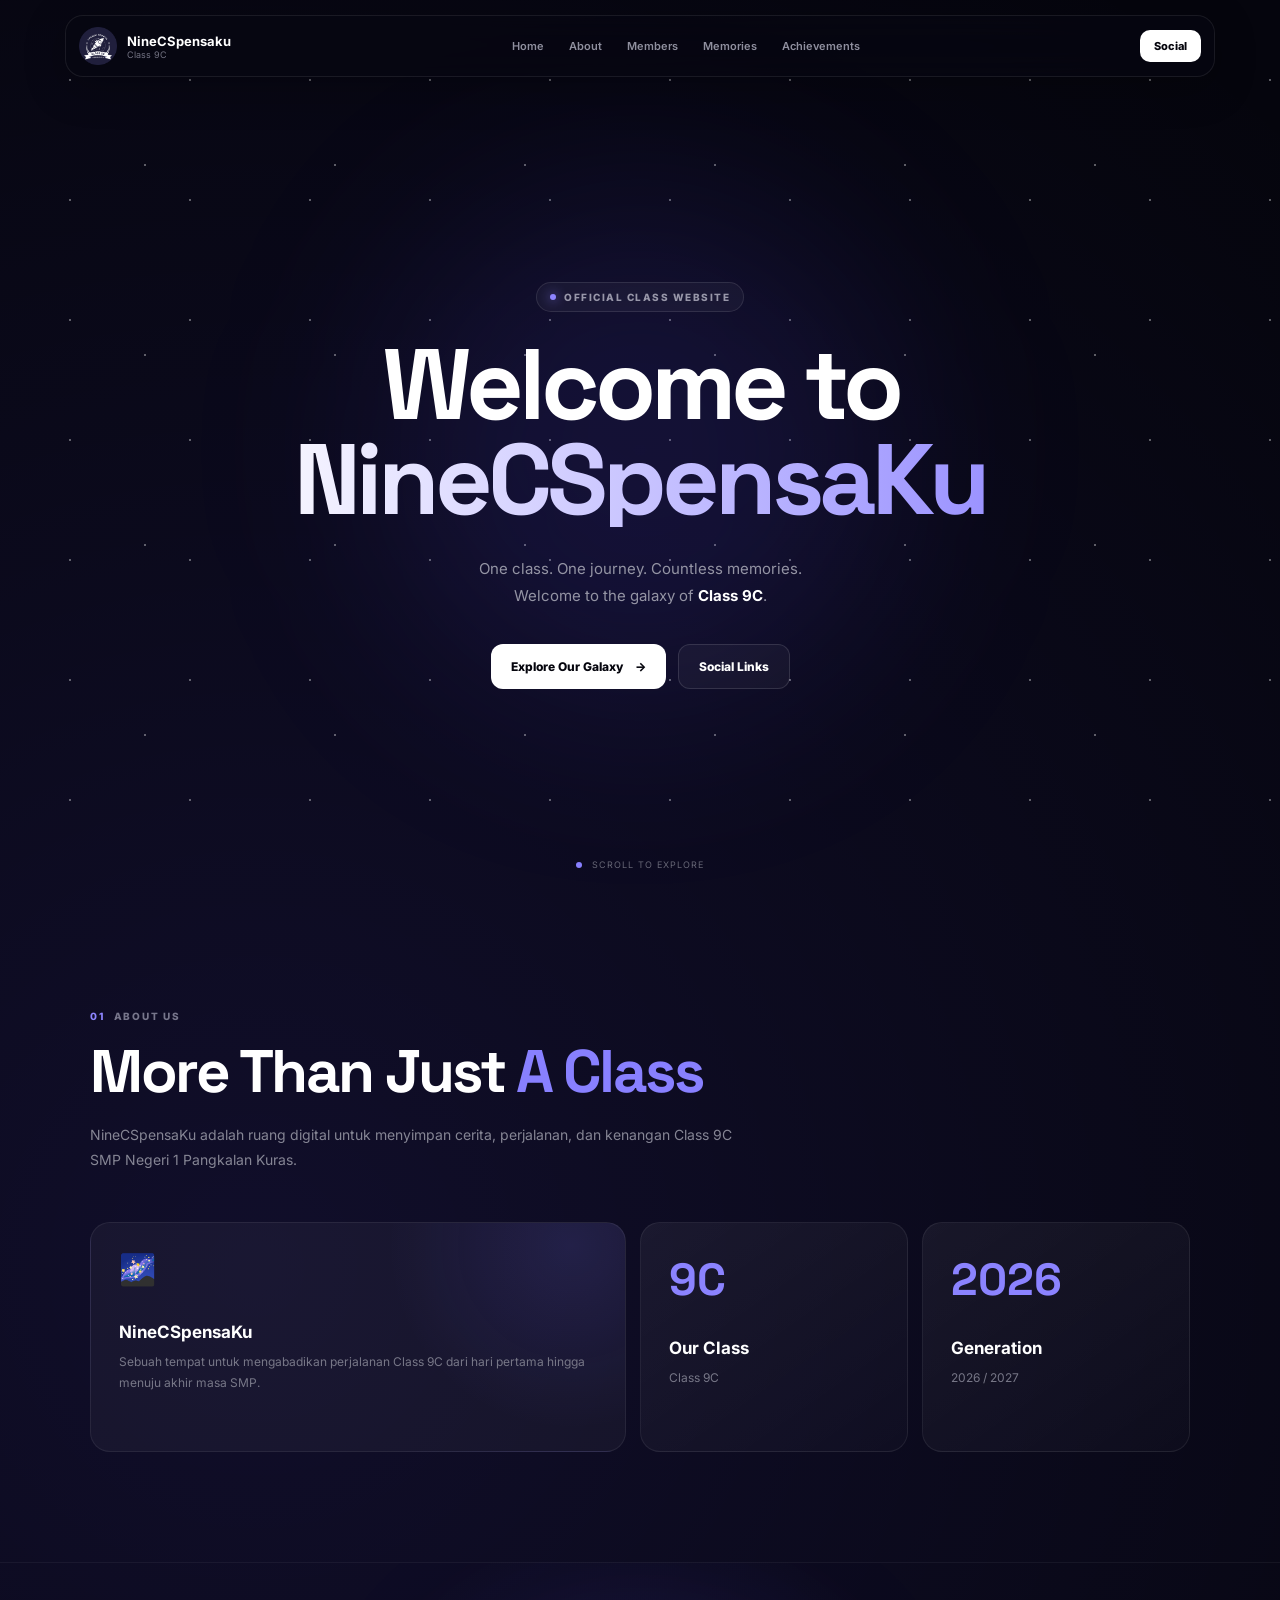
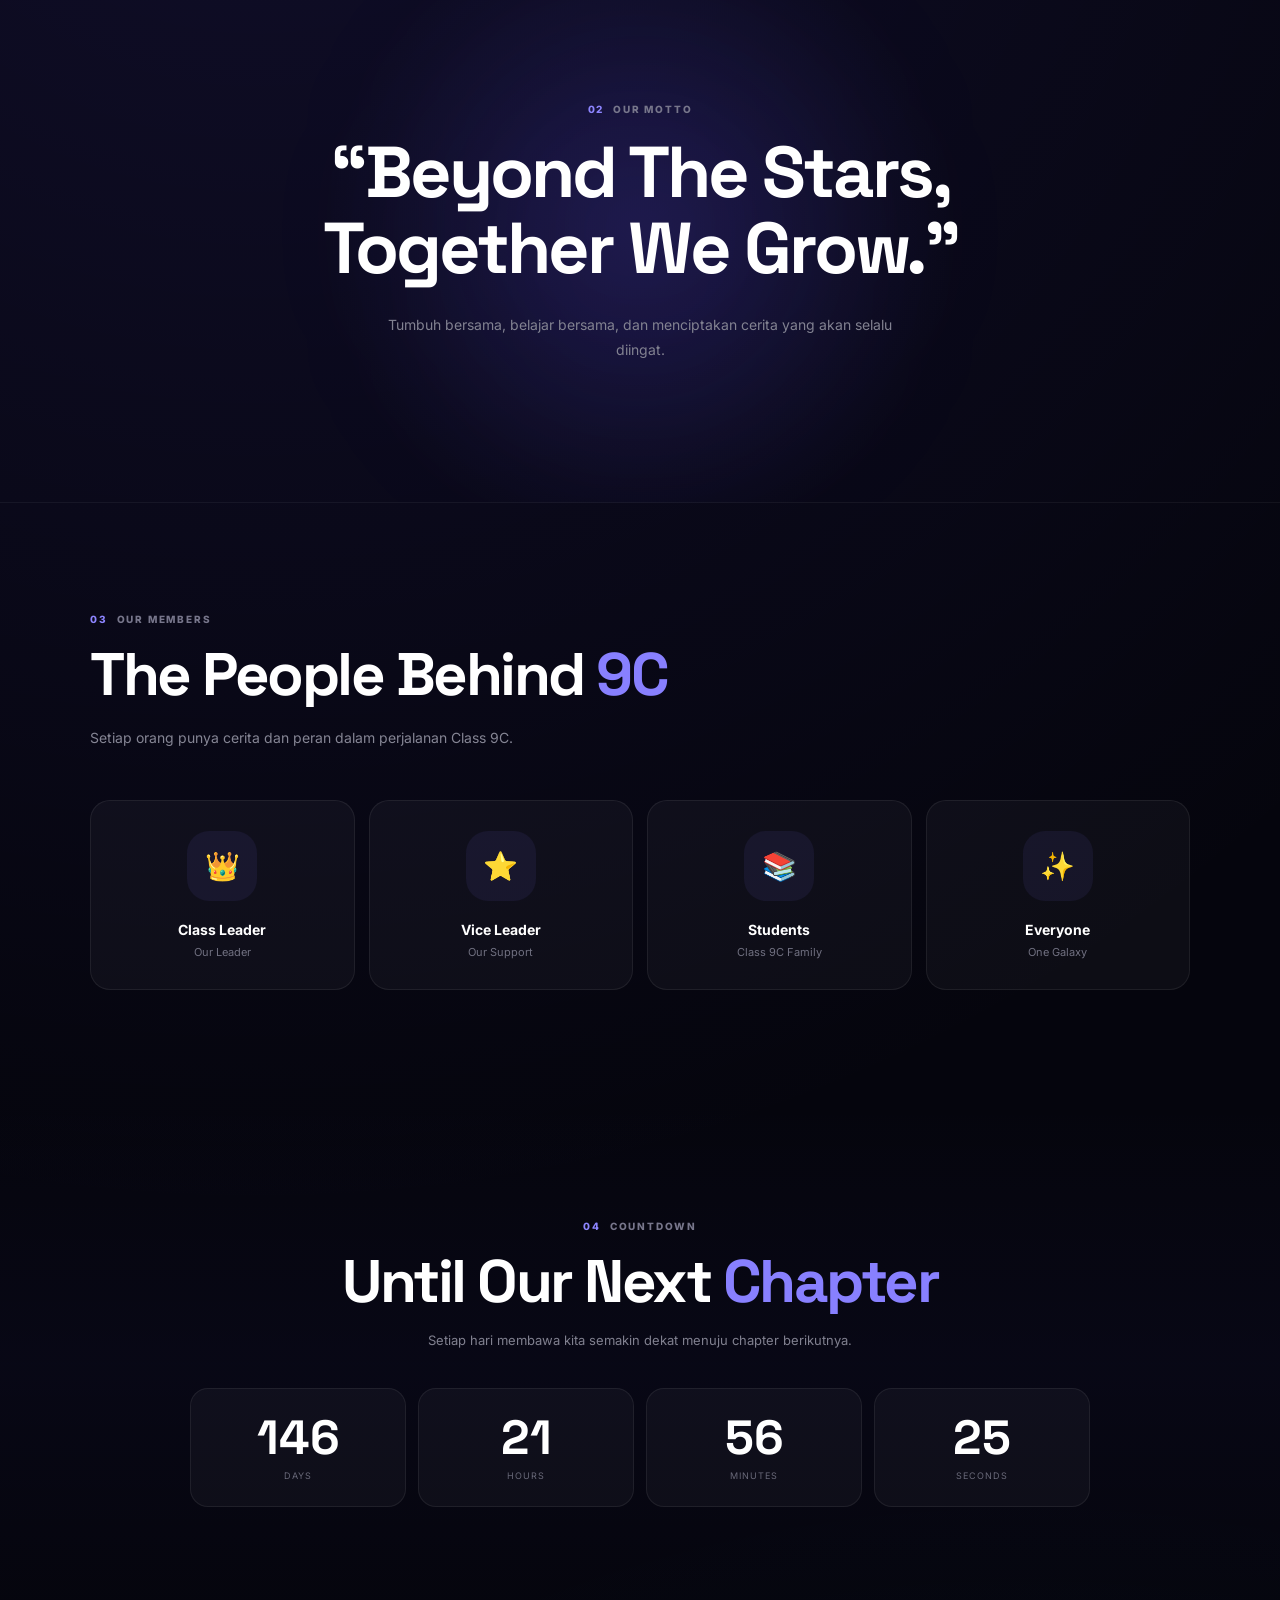
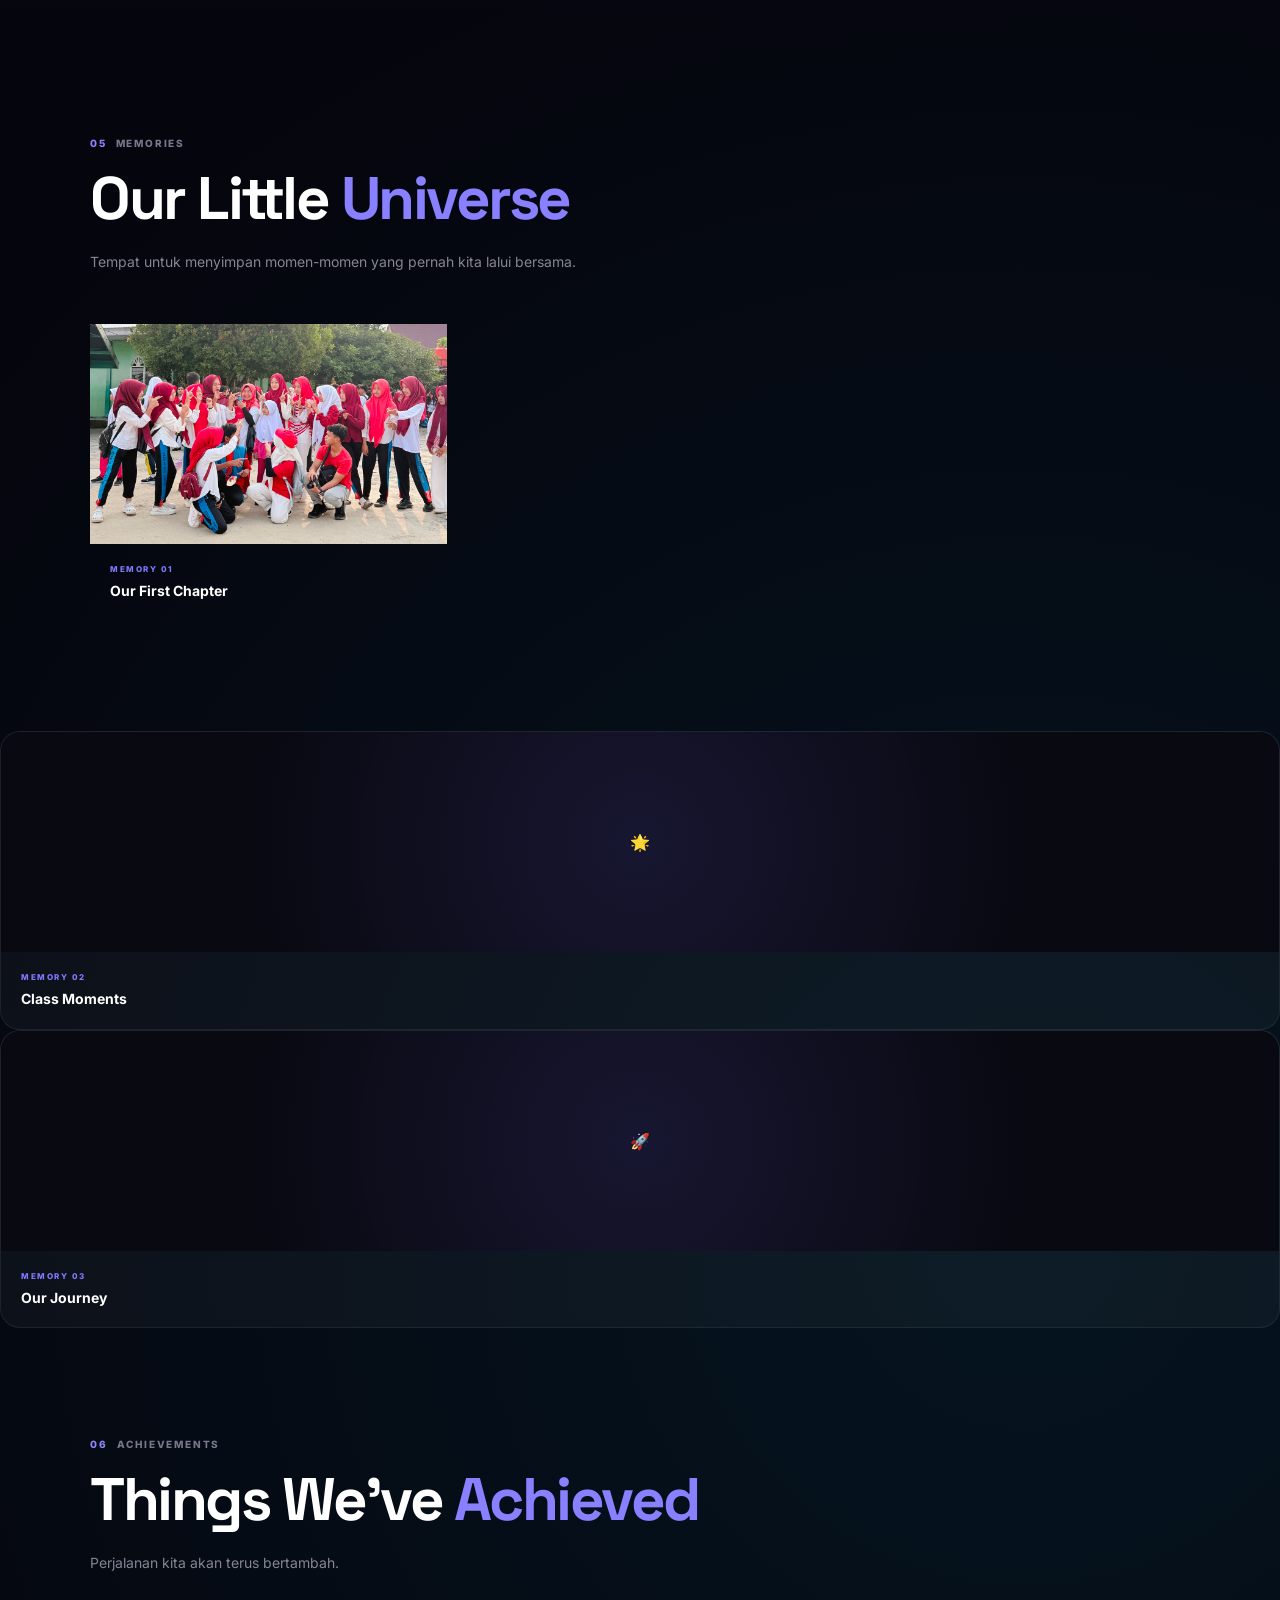
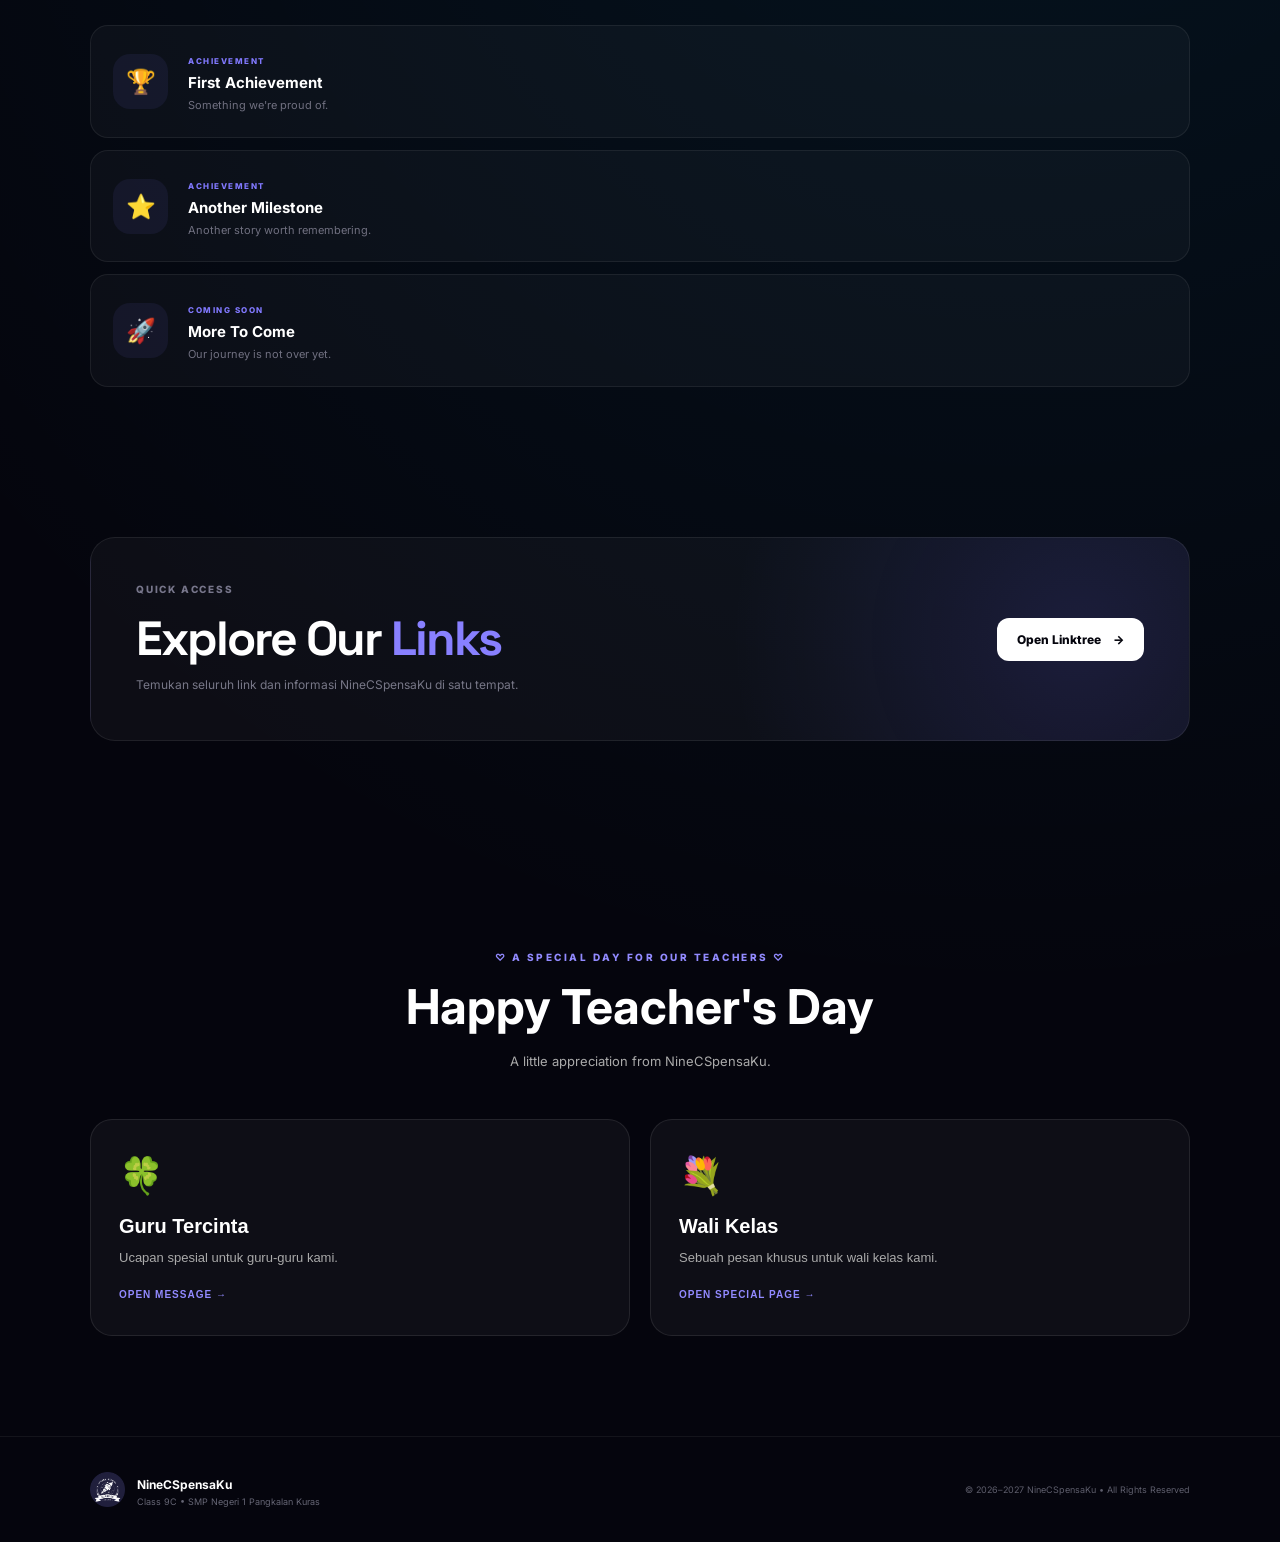
<file: index.html>
<!DOCTYPE html>
<html lang="id">
<head>
  <meta charset="UTF-8">
  <meta name="viewport" content="width=device-width, initial-scale=1.0">

  <title>NineCSpensaKu</title>
  <meta name="description" content="Official Website of Class 9C">

  <link rel="icon" href="assets/images/logo.png">
  <link rel="stylesheet" href="css/style.css">

  <!-- Google Font -->
  <link rel="preconnect" href="https://fonts.googleapis.com">
  <link rel="preconnect" href="https://fonts.gstatic.com" crossorigin>
  <link href="https://fonts.googleapis.com/css2?family=Inter:wght@400;500;600;700;800&family=Space+Grotesk:wght@400;500;600;700&display=swap" rel="stylesheet">
</head>

<body>

  <!-- =====================================================
       LOADING
  ====================================================== -->

  <div id="loading">
    <div class="loader">
      <span></span>
      <span></span>
      <span></span>
    </div>
  </div>


  <!-- =====================================================
       MAINTENANCE SCREEN
  ====================================================== -->

  <section id="maintenance-screen" class="maintenance-screen">

    <div class="maintenance-stars"></div>

    <div class="maintenance-card">

      <div class="maintenance-icon">
        🛠️
      </div>

      <div class="maintenance-badge">
        <span></span>
        WEBSITE UPDATE
      </div>

      <h1 id="maintenance-title">
        NineCSpensaKu sedang diperbarui
      </h1>

      <p id="maintenance-message">
        Kami sedang menyiapkan sesuatu yang baru untuk galaxy 9C ✨
      </p>

      <div class="maintenance-divider"></div>

      <div class="maintenance-estimated">
        <span>✦</span>
        <span id="maintenance-estimated">
          Please come back soon.
        </span>
        <span>✦</span>
      </div>

      <div class="maintenance-orbit">
        <div class="orbit-ring"></div>
        <div class="orbit-dot"></div>
      </div>

    </div>

  </section>


  <!-- =====================================================
       MAIN WEBSITE
  ====================================================== -->

  <div id="app">

    <!-- NAVBAR -->

    <header class="navbar">

      <a href="#" class="brand">
        <img src="assets/images/logo.png" alt="NineCSpensaKu Logo">
        <div>
          <strong id="school-name">NineCSpensaKu</strong>
          <small>Class 9C</small>
        </div>
      </a>

      <nav class="nav-links">
        <a href="#home">Home</a>
        <a href="#about">About</a>
        <a href="#members">Members</a>
        <a href="#memories">Memories</a>
        <a href="#achievements">Achievements</a>
      </nav>

      <a
        href="https://linktr.ee/ninecspensaa"
        target="_blank"
        rel="noopener"
        class="nav-button"
      >
        Social
      </a>

    </header>


    <!-- =====================================================
         HERO
    ====================================================== -->

    <main>

      <section id="home" class="hero">

        <div class="stars"></div>
        <div class="hero-glow"></div>

        <div class="hero-content">

          <div class="hero-badge">
            <span></span>
            OFFICIAL CLASS WEBSITE
          </div>

          <h1>
            Welcome to
            <strong>NineCSpensaKu</strong>
          </h1>

          <p>
            One class. One journey. Countless memories.
            <br>
            Welcome to the galaxy of <b>Class 9C</b>.
          </p>

          <div class="hero-buttons">

            <a href="#about" class="primary-button">
              Explore Our Galaxy
              <span>→</span>
            </a>

            <a
              href="https://linktr.ee/ninecspensaa"
              target="_blank"
              rel="noopener"
              class="secondary-button"
            >
              Social Links
            </a>

          </div>

        </div>

        <div class="scroll-indicator">
          <span></span>
          Scroll to explore
        </div>

      </section>


      <!-- =====================================================
           ABOUT
      ====================================================== -->

      <section id="about" class="section">

        <div class="section-heading">

          <div class="section-label">
            <span>01</span>
            ABOUT US
          </div>

          <h2>
            More Than Just
            <span>A Class</span>
          </h2>

          <p>
            NineCSpensaKu adalah ruang digital untuk menyimpan
            cerita, perjalanan, dan kenangan Class 9C
            SMP Negeri 1 Pangkalan Kuras.
          </p>

        </div>

        <div class="about-grid">

          <div class="info-card large">

            <div class="card-icon">🌌</div>

            <h3>NineCSpensaKu</h3>

            <p>
              Sebuah tempat untuk mengabadikan perjalanan
              Class 9C dari hari pertama hingga menuju
              akhir masa SMP.
            </p>

          </div>

          <div class="info-card">

            <div class="card-number">9C</div>

            <h3>Our Class</h3>

            <p>
              Class 9C
            </p>

          </div>

          <div class="info-card">

            <div class="card-number">2026</div>

            <h3>Generation</h3>

            <p>
              2026 / 2027
            </p>

          </div>

        </div>

      </section>


      <!-- =====================================================
           MOTTO
      ====================================================== -->

      <section class="motto-section">

        <div class="motto-glow"></div>

        <div class="motto-content">

          <div class="section-label">
            <span>02</span>
            OUR MOTTO
          </div>

          <h2>
            “Beyond The Stars,
            <br>
            Together We Grow.”
          </h2>

          <p>
            Tumbuh bersama, belajar bersama,
            dan menciptakan cerita yang akan selalu diingat.
          </p>

        </div>

      </section>


      <!-- =====================================================
           MEMBERS
      ====================================================== -->

      <section id="members" class="section">

        <div class="section-heading">

          <div class="section-label">
            <span>03</span>
            OUR MEMBERS
          </div>

          <h2>
            The People Behind
            <span>9C</span>
          </h2>

          <p>
            Setiap orang punya cerita dan peran
            dalam perjalanan Class 9C.
          </p>

        </div>

        <div class="members-grid">

          <div class="member-card">
            <div class="member-avatar">👑</div>
            <h3>Class Leader</h3>
            <p>Our Leader</p>
          </div>

          <div class="member-card">
            <div class="member-avatar">⭐</div>
            <h3>Vice Leader</h3>
            <p>Our Support</p>
          </div>

          <div class="member-card">
            <div class="member-avatar">📚</div>
            <h3>Students</h3>
            <p>Class 9C Family</p>
          </div>

          <div class="member-card">
            <div class="member-avatar">✨</div>
            <h3>Everyone</h3>
            <p>One Galaxy</p>
          </div>

        </div>

      </section>


      <!-- =====================================================
           COUNTDOWN
      ====================================================== -->

      <section class="countdown-section">

        <div class="countdown-container">

          <div class="section-label">
            <span>04</span>
            COUNTDOWN
          </div>

          <h2>
            Until Our Next
            <span>Chapter</span>
          </h2>

          <p>
            Setiap hari membawa kita semakin dekat
            menuju chapter berikutnya.
          </p>

          <div class="countdown-grid">

            <div class="countdown-box">
              <strong id="days">--</strong>
              <span>Days</span>
            </div>

            <div class="countdown-box">
              <strong id="hours">--</strong>
              <span>Hours</span>
            </div>

            <div class="countdown-box">
              <strong id="minutes">--</strong>
              <span>Minutes</span>
            </div>

            <div class="countdown-box">
              <strong id="seconds">--</strong>
              <span>Seconds</span>
            </div>

          </div>

        </div>

      </section>


      <!-- =====================================================
           MEMORIES
      ====================================================== -->

      <section id="memories" class="section">

        <div class="section-heading">

          <div class="section-label">
            <span>05</span>
            MEMORIES
          </div>

          <h2>
            Our Little
            <span>Universe</span>
          </h2>

          <p>
            Tempat untuk menyimpan momen-momen
            yang pernah kita lalui bersama.
          </p>

        </div>

        <div class="memories-grid">

          <div class="memory-placeholder">
    <img src="assets/memo/foto1.jpg" alt="Our First Chapter">
          </div>
          
            </div>
            <div class="memory-info">
              <span>MEMORY 01</span>
              <h3>Our First Chapter</h3>
            </div>
          </div>

          <div class="memory-card">
            <div class="memory-placeholder">
              🌟
            </div>
            <div class="memory-info">
              <span>MEMORY 02</span>
              <h3>Class Moments</h3>
            </div>
          </div>

          <div class="memory-card">
            <div class="memory-placeholder">
              🚀
            </div>
            <div class="memory-info">
              <span>MEMORY 03</span>
              <h3>Our Journey</h3>
            </div>
          </div>

        </div>

      </section>


      <!-- =====================================================
           ACHIEVEMENTS
      ====================================================== -->

      <section id="achievements" class="section">

        <div class="section-heading">

          <div class="section-label">
            <span>06</span>
            ACHIEVEMENTS
          </div>

          <h2>
            Things We've
            <span>Achieved</span>
          </h2>

          <p>
            Perjalanan kita akan terus bertambah.
          </p>

        </div>

        <div class="achievement-list">

          <div class="achievement">
            <div class="achievement-icon">🏆</div>
            <div>
              <span>ACHIEVEMENT</span>
              <h3>First Achievement</h3>
              <p>Something we're proud of.</p>
            </div>
          </div>

          <div class="achievement">
            <div class="achievement-icon">⭐</div>
            <div>
              <span>ACHIEVEMENT</span>
              <h3>Another Milestone</h3>
              <p>Another story worth remembering.</p>
            </div>
          </div>

          <div class="achievement">
            <div class="achievement-icon">🚀</div>
            <div>
              <span>COMING SOON</span>
              <h3>More To Come</h3>
              <p>Our journey is not over yet.</p>
            </div>
          </div>

        </div>

      </section>


      <!-- =====================================================
           QUICK ACCESS
      ====================================================== -->

      <section class="quick-section">

        <div class="quick-card">

          <div>

            <div class="section-label">
              QUICK ACCESS
            </div>

            <h2>
              Explore Our
              <span>Links</span>
            </h2>

            <p>
              Temukan seluruh link dan informasi
              NineCSpensaKu di satu tempat.
            </p>

          </div>

          <a
            href="https://linktr.ee/ninecspensaa"
            target="_blank"
            rel="noopener"
            class="primary-button"
          >
            Open Linktree
            <span>→</span>
          </a>

        </div>

      </section>

    </main>

    
<!-- ================= HARI GURU ================= -->
<section class="section teacher-section" id="hari-guru">
  <div class="teacher-heading">
    <span>♡ A SPECIAL DAY FOR OUR TEACHERS ♡</span>
    <h2>Happy Teacher's Day</h2>
    <p>A little appreciation from NineCSpensaKu.</p>
  </div>

  <div class="teacher-options" id="teacher-options">
    <button class="teacher-option" onclick="openTeacher('regular')">
      <span>🍀</span>
      <h3>Guru Tercinta</h3>
      <p>Ucapan spesial untuk guru-guru kami.</p>
      <small>OPEN MESSAGE →</small>
    </button>

    <button class="teacher-option" onclick="openTeacher('homeroom')">
      <span>💐</span>
      <h3>Wali Kelas</h3>
      <p>Sebuah pesan khusus untuk wali kelas kami.</p>
      <small>OPEN SPECIAL PAGE →</small>
    </button>
  </div>

  <!-- GURU BIASA -->
  <div class="teacher-message" id="regular-message" hidden>
    <button class="teacher-back" onclick="backTeacher()">← Kembali</button>

    <div class="teacher-letter">
      <span>♡ A MESSAGE FOR YOU ♡</span>
      <h2>Happy Teacher's Day, Dear Teacher! 🤍</h2>

      <p>
        Terima kasih telah menjadi guru yang selalu membagikan ilmu,
        memberikan arahan, dan membimbing kami selama di sekolah.
        Setiap pelajaran, nasihat, dan kebaikan yang diberikan akan
        selalu menjadi hal berharga bagi kami.
      </p>

      <p>
        Maaf jika selama belajar kami terkadang kurang memperhatikan,
        sulit diatur, atau melakukan kesalahan. Terima kasih karena
        tetap sabar dalam menghadapi berbagai tingkah laku kami.
      </p>

      <p>
        Semoga Ibu/Bapak selalu diberikan kesehatan, kebahagiaan,
        dan keberkahan dalam setiap langkah. Semoga segala ilmu dan
        kebaikan yang telah diberikan menjadi amal yang tak pernah terputus.
      </p>

      <h3>Thank you for being an amazing teacher. ♡</h3>
    </div>
  </div>

  <!-- KEY WALI KELAS -->
  <div class="teacher-key" id="teacher-key" hidden>
    <button class="teacher-back" onclick="backTeacher()">← Kembali</button>

    <div class="teacher-letter">
      <span>♡ A SPECIAL SURPRISE ♡</span>
      <h2>For Our Second Home 💐</h2>
      <p>Masukkan key untuk membuka pesan spesial dari kelas 9C.</p>

      <form onsubmit="checkTeacherKey(event)">
        <input
          type="password"
          id="teacher-key-input"
          placeholder="Enter your special key..."
          autocomplete="off"
          required
        >
        <button type="submit" class="teacher-submit">
          Continue →
        </button>
      </form>

      <p id="teacher-error" class="teacher-error" hidden>
        Key yang kamu masukkan belum tepat. Coba lagi ya!
      </p>
    </div>
  </div>

  <!-- HALAMAN WALI KELAS -->
  <div class="teacher-message" id="homeroom-message" hidden>
    <button class="teacher-back" onclick="backTeacher()">← Kembali</button>

    <div class="teacher-letter">
      <span>♡ OUR SECOND HOME ♡</span>
      <h2>Happy Teacher's Day to Our Beloved Homeroom Teacher! 🤍</h2>

      <p>
        Terima kasih sudah menjadi wali kelas yang selalu membimbing,
        mengingatkan, dan sabar menghadapi segala tingkah laku kami.
        Terima kasih karena sudah mau mendengarkan, menasihati,
        dan menemani perjalanan kami selama di kelas.
      </p>

      <p>
        Maaf kalau selama ini kami sering membuat Ibu kesal,
        susah diatur, atau melakukan kesalahan. Terima kasih karena
        tidak pernah lelah mengarahkan kami untuk menjadi lebih baik.
      </p>

      <p>
        Semoga Ibu selalu diberikan kesehatan, kebahagiaan,
        dan kesabaran yang tiada habisnya. Semoga setiap kebaikan
        dan pengorbanan Ibu mendapatkan balasan terbaik.
      </p>

      <p>
        Terima kasih sudah menjadi salah satu bagian paling berharga
        dalam cerita masa sekolah kami. You will always be a part
        of our memories. We appreciate you so much! ♡
      </p>
    </div>

    <!-- GALERI FOTO -->
    <div class="teacher-gallery">
      <h2>Our Memories 📸</h2>
      <p>Little moments, unforgettable memories.</p>

      <div class="teacher-photo-grid">
        <img src="assets/hari-guru/foto1.jpg" alt="Kenangan 9C 1">
        <img src="assets/hari-guru/foto2.jpg" alt="Kenangan 9C 2">
        <img src="assets/hari-guru/foto3.jpg" alt="Kenangan 9C 3">
      </div>
    </div>

    <!-- VIDEO -->
    <div class="teacher-video">
      <h2>A Little Video For You 🎬</h2>
      <video controls playsinline preload="metadata">
        <source src="assets/hari-guru/kenangan.mp4" type="video/mp4">
        Browser kamu belum mendukung video.
      </video>
    </div>
  </div>
</section>



    <!-- =====================================================
         FOOTER
    ====================================================== -->

    <footer>

      <div class="footer-content">

        <div class="footer-brand">

          <img
            src="assets/images/logo.png"
            alt="NineCSpensaKu"
          >

          <div>
            <strong>NineCSpensaKu</strong>
            <p>Class 9C • SMP Negeri 1 Pangkalan Kuras</p>
          </div>

        </div>

        <p class="copyright">
          © 2026–2027 NineCSpensaKu • All Rights Reserved
        </p>

      </div>

    </footer>

  </div>


  <!-- =====================================================
       JAVASCRIPT
  ====================================================== -->

  <script src="js/main.js"></script>

</body>
</html>
</file>
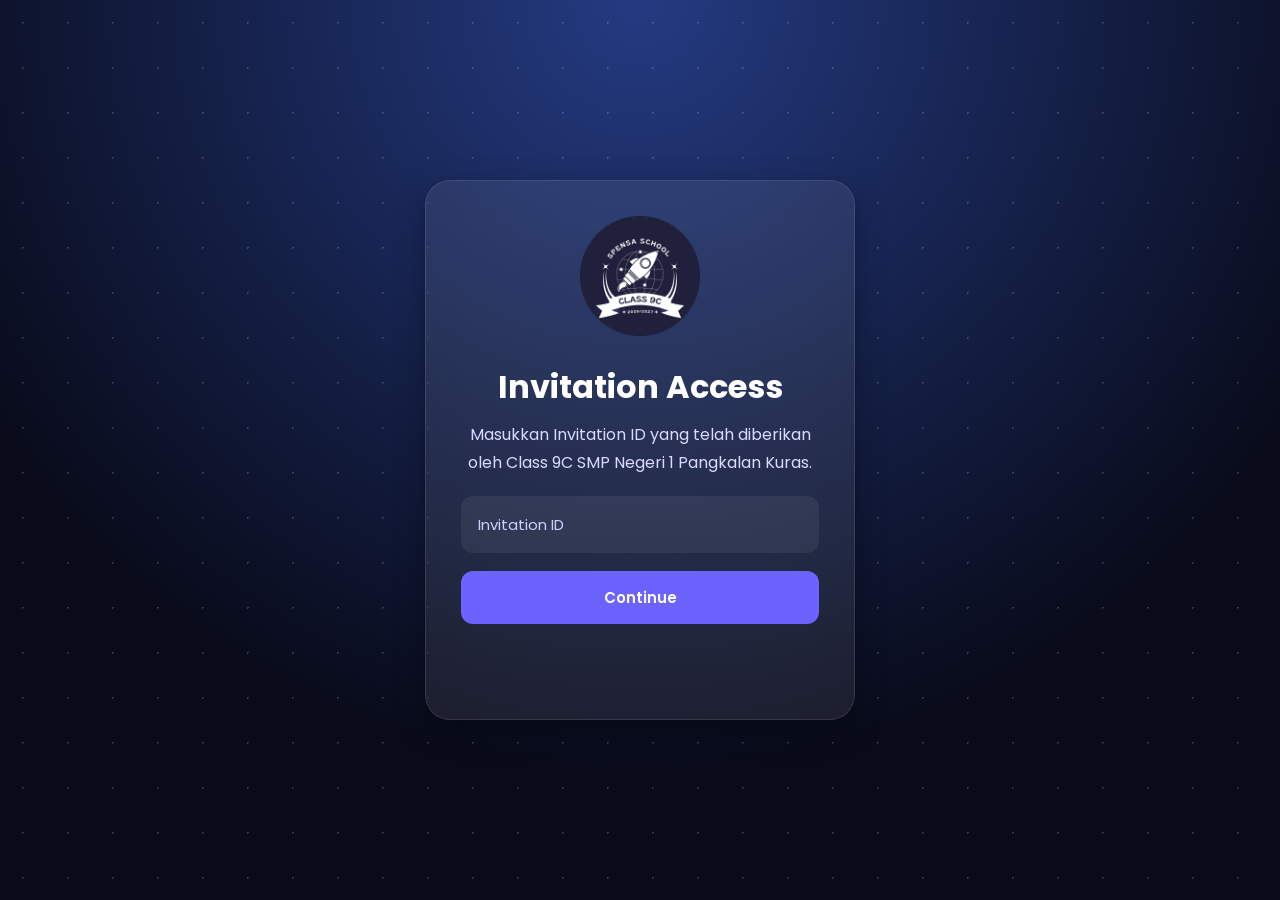
<file: invitation.html>
<!DOCTYPE html>
<html lang="id">

<head>

    <meta charset="UTF-8">

    <meta name="viewport"
        content="width=device-width, initial-scale=1.0">

    <title>Invitation</title>

    <link rel="icon"
        href="assets/images/logo.png">

    <link rel="stylesheet"
        href="css/invitation.css">

</head>

<body>

    <!-- Background -->

    <div class="background">

        <div class="stars"></div>

    </div>

    <main class="container">

        <!-- Header -->

        <section class="hero">

            <img
                src="assets/images/logo.png"
                class="logo">

            <h1>

                Collaboration Invitation

            </h1>

            <p id="class-info"></p>

        </section>

        <!-- Greeting -->

        <section class="card">

            <h2>

                👋 Welcome

            </h2>

            <p id="description">

            </p>

        </section>

        <!-- Requirements -->

        <section class="card">

            <h2>

                📋 Requirements

            </h2>

            <ul id="requirements">

            </ul>

        </section>

        <!-- Status -->

        <section class="card">

            <h2>

                📊 Submission Status

            </h2>

            <div
                id="status-card">

            </div>

        </section>

        <!-- Information -->

        <section class="card">

            <h2>

                📌 Information

            </h2>

            <div class="info-list">

                <div class="info-item">

                    <span>📅 Deadline</span>

                    <span id="deadline"></span>

                </div>

                <div class="info-item">

                    <span>🏫 School</span>

                    <span id="school"></span>

                </div>

            </div>

        </section>

        <!-- Action -->

        <section class="buttons">

            <button
                id="concept-button">

                🎬 View Concept

            </button>

            <button
                id="upload-button">

                📤 Upload File

            </button>

            <button
                id="whatsapp-button">

                💬 WhatsApp Admin

            </button>

        </section>

    </main>

    <script
        src="js/invitation.js">

    </script>

</body>

</html>
</file>
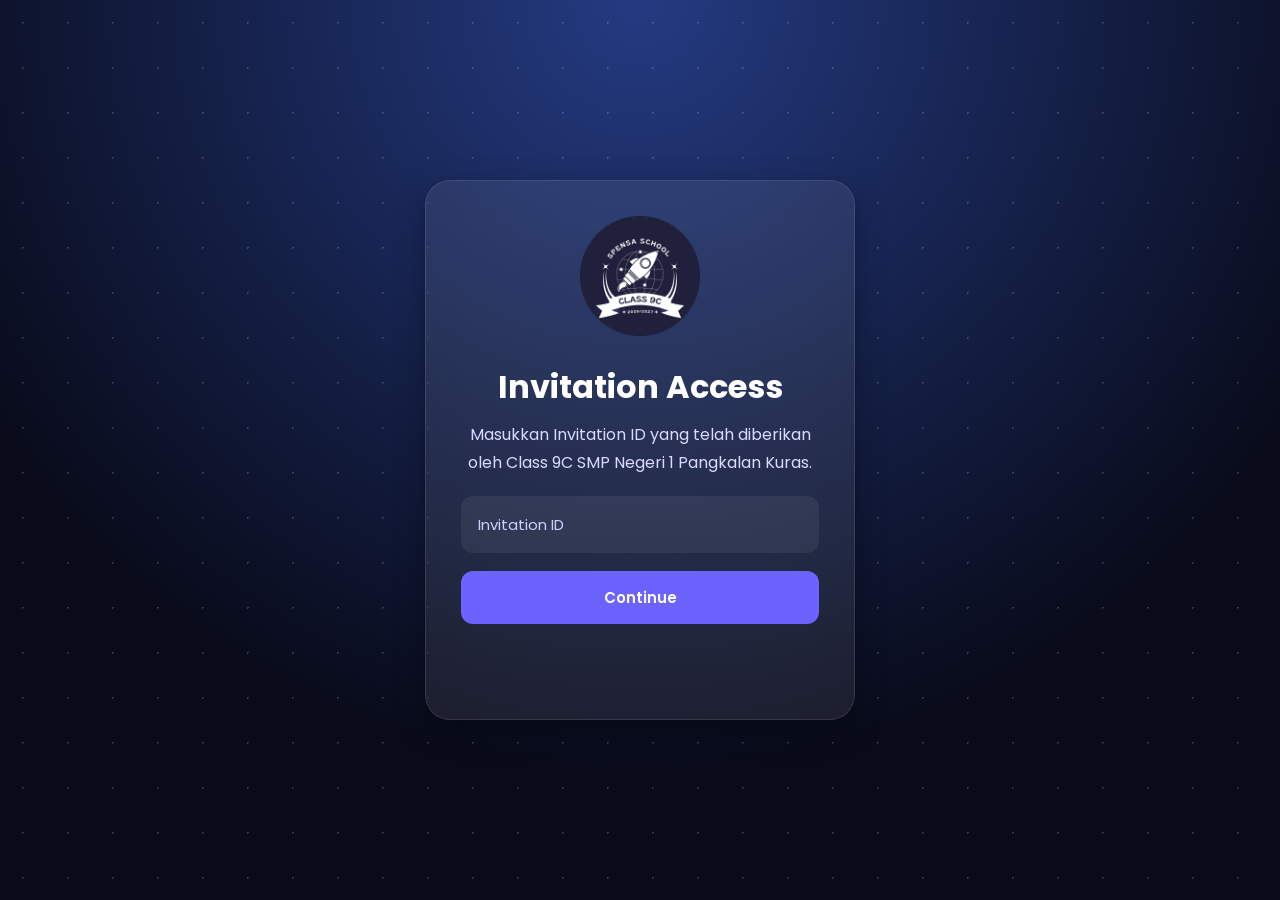
<file: invite.html>
<!DOCTYPE html>
<html lang="id">

<head>

    <meta charset="UTF-8">

    <meta name="viewport"
        content="width=device-width, initial-scale=1.0">

    <title>Invitation Access</title>

    <link rel="icon"
        href="assets/images/logo.png">

    <link rel="stylesheet"
        href="css/invite.css">

</head>

<body>

    <!-- Background -->

    <div class="background">

        <div class="stars"></div>

    </div>

    <!-- Main -->

    <main class="container">

        <div class="card">

            <img
                src="assets/images/logo.png"
                class="logo">

            <h1>

                Invitation Access

            </h1>

            <p>

                Masukkan Invitation ID yang telah diberikan oleh
                Class 9C SMP Negeri 1 Pangkalan Kuras.

            </p>

            <div class="input-group">

                <input
                    type="password"
                    id="invite-id"
                    placeholder="Invitation ID">

            </div>

            <button
                id="continue-button">

                Continue

            </button>

            <p
                id="message">

            </p>

        </div>

    </main>

    <script
        src="js/invite.js">

    </script>

</body>

</html>
</file>
<file: css/style.css>
/* =========================================================
   RESET
========================================================= */

* {
  margin: 0;
  padding: 0;
  box-sizing: border-box;
}

html {
  scroll-behavior: smooth;
}

body {
  font-family: "Inter", sans-serif;
  background:
    radial-gradient(circle at 20% 20%, rgba(100, 80, 255, 0.12), transparent 30%),
    radial-gradient(circle at 80% 70%, rgba(0, 200, 255, 0.08), transparent 30%),
    #05050d;
  color: #fff;
  overflow-x: hidden;
}

a {
  color: inherit;
  text-decoration: none;
}

button,
a {
  -webkit-tap-highlight-color: transparent;
}


/* =========================================================
   LOADING
========================================================= */

#loading {
  position: fixed;
  inset: 0;
  z-index: 99999;

  display: flex;
  align-items: center;
  justify-content: center;

  background: #05050d;

  transition:
    opacity 0.4s ease,
    visibility 0.4s ease;
}

.loader {
  display: flex;
  gap: 7px;
}

.loader span {
  width: 7px;
  height: 7px;

  border-radius: 50%;

  background: #fff;

  animation: loader 1s infinite ease-in-out;
}

.loader span:nth-child(2) {
  animation-delay: 0.15s;
}

.loader span:nth-child(3) {
  animation-delay: 0.3s;
}

@keyframes loader {
  0%,
  100% {
    opacity: 0.25;
    transform: translateY(0);
  }

  50% {
    opacity: 1;
    transform: translateY(-5px);
  }
}


/* =========================================================
   MAINTENANCE
========================================================= */

.maintenance-screen {
  position: fixed;
  inset: 0;
  z-index: 9000;

  display: none;
  align-items: center;
  justify-content: center;

  padding: 24px;
  overflow: hidden;

  background:
    radial-gradient(
      circle at 50% 40%,
      rgba(95, 76, 255, 0.16),
      transparent 30%
    ),
    radial-gradient(
      circle at 20% 80%,
      rgba(0, 180, 255, 0.08),
      transparent 25%
    ),
    #05050d;
}

.maintenance-screen.active {
  display: flex;
}

.maintenance-stars {
  position: absolute;
  inset: 0;

  opacity: 0.45;

  background-image:
    radial-gradient(circle, #fff 1px, transparent 1px),
    radial-gradient(circle, #fff 1px, transparent 1px);

  background-size:
    90px 90px,
    150px 150px;

  background-position:
    20px 30px,
    70px 90px;

  animation: starMove 30s linear infinite;
}

@keyframes starMove {
  from {
    transform: translateY(0);
  }

  to {
    transform: translateY(-150px);
  }
}

.maintenance-card {
  position: relative;
  z-index: 2;

  width: min(620px, 100%);

  padding: 50px 35px;

  text-align: center;

  border: 1px solid rgba(255, 255, 255, 0.1);
  border-radius: 30px;

  background:
    linear-gradient(
      145deg,
      rgba(255, 255, 255, 0.08),
      rgba(255, 255, 255, 0.025)
    );

  backdrop-filter: blur(25px);

  box-shadow:
    0 30px 100px rgba(0, 0, 0, 0.5),
    inset 0 1px 0 rgba(255, 255, 255, 0.08);

  animation: maintenanceIn 0.8s ease;
}

@keyframes maintenanceIn {
  from {
    opacity: 0;
    transform: translateY(25px) scale(0.97);
  }

  to {
    opacity: 1;
    transform: translateY(0) scale(1);
  }
}

.maintenance-icon {
  width: 78px;
  height: 78px;

  display: flex;
  align-items: center;
  justify-content: center;

  margin: 0 auto 24px;

  border-radius: 24px;

  font-size: 35px;

  background: rgba(255, 255, 255, 0.07);

  border: 1px solid rgba(255, 255, 255, 0.1);

  box-shadow:
    0 0 40px rgba(120, 100, 255, 0.15);
}

.maintenance-badge {
  display: inline-flex;
  align-items: center;
  gap: 9px;

  padding: 8px 13px;
  margin-bottom: 22px;

  border-radius: 999px;

  font-size: 10px;
  font-weight: 800;
  letter-spacing: 1.5px;

  color: #aaa9ff;

  background: rgba(120, 110, 255, 0.08);

  border: 1px solid rgba(120, 110, 255, 0.15);
}

.maintenance-badge span {
  width: 6px;
  height: 6px;

  border-radius: 50%;

  background: #8178ff;

  box-shadow: 0 0 12px #8178ff;
}

.maintenance-card h1 {
  max-width: 500px;

  margin: 0 auto 15px;

  font-family: "Space Grotesk", sans-serif;

  font-size: clamp(30px, 6vw, 52px);

  line-height: 1.05;

  letter-spacing: -1.5px;
}

.maintenance-card > p {
  max-width: 480px;

  margin: auto;

  color: #a5a5b4;

  font-size: 15px;

  line-height: 1.7;
}

.maintenance-divider {
  width: 80px;
  height: 1px;

  margin: 30px auto;

  background: linear-gradient(
    90deg,
    transparent,
    rgba(255, 255, 255, 0.4),
    transparent
  );
}

.maintenance-estimated {
  display: flex;
  align-items: center;
  justify-content: center;
  gap: 12px;

  color: #777789;

  font-size: 12px;
}

.maintenance-estimated span:first-child,
.maintenance-estimated span:last-child {
  color: #8a82ff;
}

.maintenance-orbit {
  position: relative;

  width: 100px;
  height: 100px;

  margin: 30px auto 0;
}

.orbit-ring {
  position: absolute;
  inset: 5px;

  border: 1px solid rgba(255, 255, 255, 0.1);

  border-radius: 50%;

  animation: orbitRotate 5s linear infinite;
}

.orbit-dot {
  position: absolute;

  top: 0;
  left: 50%;

  width: 8px;
  height: 8px;

  margin-left: -4px;

  border-radius: 50%;

  background: #938bff;

  box-shadow: 0 0 20px #938bff;

  animation: orbitRotate 5s linear infinite;
}

@keyframes orbitRotate {
  to {
    transform: rotate(360deg);
  }
}


/* =========================================================
   NAVBAR
========================================================= */

.navbar {
  position: fixed;

  top: 15px;
  left: 50%;

  z-index: 1000;

  width: min(1150px, calc(100% - 30px));

  transform: translateX(-50%);

  display: flex;
  align-items: center;
  justify-content: space-between;

  padding: 11px 13px;

  border: 1px solid rgba(255, 255, 255, 0.08);

  border-radius: 18px;

  background: rgba(7, 7, 17, 0.65);

  backdrop-filter: blur(20px);

  box-shadow:
    0 10px 40px rgba(0, 0, 0, 0.25);
}

.brand {
  display: flex;
  align-items: center;
  gap: 10px;
}

.brand img {
  width: 38px;
  height: 38px;

  border-radius: 12px;

  object-fit: cover;
}

.brand div {
  display: flex;
  flex-direction: column;
}

.brand strong {
  font-size: 13px;
}

.brand small {
  color: #737383;
  font-size: 9px;
}

.nav-links {
  display: flex;
  align-items: center;
  gap: 25px;
}

.nav-links a {
  color: #8f8f9e;

  font-size: 11px;
  font-weight: 600;

  transition: 0.25s;
}

.nav-links a:hover {
  color: #fff;
}

.nav-button {
  padding: 9px 14px;

  border-radius: 10px;

  background: #fff;
  color: #05050d;

  font-size: 11px;
  font-weight: 800;

  transition: 0.25s;
}

.nav-button:hover {
  transform: translateY(-2px);
}

/* =========================================================
   HERO
========================================================= */

.hero {
  position: relative;

  min-height: 100vh;

  display: flex;
  align-items: center;
  justify-content: center;

  overflow: hidden;

  text-align: center;
}

.stars {
  position: absolute;
  inset: 0;

  opacity: 0.35;

  background-image:
    radial-gradient(circle, white 1px, transparent 1px),
    radial-gradient(circle, white 1px, transparent 1px);

  background-size:
    120px 120px,
    190px 190px;

  background-position:
    10px 20px,
    50px 70px;
}

.hero-glow {
  position: absolute;

  width: 500px;
  height: 500px;

  border-radius: 50%;

  background: rgba(93, 80, 255, 0.13);

  filter: blur(100px);
}

.hero-content {
  position: relative;
  z-index: 2;

  width: min(850px, 90%);

  padding-top: 70px;
}

.hero-badge {
  display: inline-flex;
  align-items: center;
  gap: 8px;

  margin-bottom: 25px;
  padding: 8px 13px;

  border: 1px solid rgba(255, 255, 255, 0.1);

  border-radius: 999px;

  background: rgba(255, 255, 255, 0.04);

  color: #9897a9;

  font-size: 10px;
  font-weight: 800;

  letter-spacing: 1.5px;
}

.hero-badge span {
  width: 6px;
  height: 6px;

  border-radius: 50%;

  background: #8d84ff;

  box-shadow: 0 0 12px #8d84ff;
}

.hero h1 {
  font-family: "Space Grotesk", sans-serif;

  font-size: clamp(50px, 9vw, 100px);

  line-height: 0.95;

  letter-spacing: -5px;
}

.hero h1 strong {
  display: block;

  background: linear-gradient(
    90deg,
    #fff,
    #9188ff,
    #fff
  );

  background-size: 200%;

  -webkit-background-clip: text;
  background-clip: text;

  color: transparent;

  animation: gradientMove 5s linear infinite;
}

@keyframes gradientMove {
  to {
    background-position: 200%;
  }
}

.hero p {
  max-width: 620px;

  margin: 28px auto 35px;

  color: #9494a4;

  font-size: 15px;

  line-height: 1.8;
}

.hero p b {
  color: #fff;
}

.hero-buttons {
  display: flex;
  justify-content: center;

  gap: 12px;

  flex-wrap: wrap;
}

.primary-button,
.secondary-button {
  display: inline-flex;
  align-items: center;

  gap: 12px;

  padding: 14px 20px;

  border-radius: 12px;

  font-size: 12px;
  font-weight: 800;

  transition: 0.25s;
}

.primary-button {
  color: #05050d;

  background: #fff;
}

.primary-button:hover {
  transform: translateY(-3px);

  box-shadow:
    0 15px 35px rgba(255, 255, 255, 0.12);
}

.secondary-button {
  color: #fff;

  border: 1px solid rgba(255, 255, 255, 0.12);

  background: rgba(255, 255, 255, 0.04);
}

.secondary-button:hover {
  background: rgba(255, 255, 255, 0.08);
}

.scroll-indicator {
  position: absolute;

  bottom: 30px;
  left: 50%;

  transform: translateX(-50%);

  display: flex;
  align-items: center;

  gap: 10px;

  color: #666675;

  font-size: 9px;

  letter-spacing: 1px;

  text-transform: uppercase;
}

.scroll-indicator span {
  width: 6px;
  height: 6px;

  border-radius: 50%;

  background: #8880ff;

  animation: pulse 1.5s infinite;
}

@keyframes pulse {
  50% {
    opacity: 0.3;

    transform: scale(1.5);
  }
}


/* =========================================================
   SECTIONS
========================================================= */

.section {
  width: min(1100px, calc(100% - 35px));

  margin: auto;

  padding: 110px 0;
}

.section-heading {
  max-width: 650px;

  margin-bottom: 50px;
}

.section-label {
  display: flex;
  align-items: center;

  gap: 9px;

  margin-bottom: 20px;

  color: #77768b;

  font-size: 10px;
  font-weight: 800;

  letter-spacing: 1.8px;
}

.section-label span {
  color: #8d85ff;
}

.section-heading h2,
.countdown-container h2,
.quick-card h2 {
  font-family: "Space Grotesk", sans-serif;

  font-size: clamp(35px, 6vw, 60px);

  line-height: 1;

  letter-spacing: -2.5px;
}

.section-heading h2 span,
.countdown-container h2 span,
.quick-card h2 span {
  color: #8880ff;
}

.section-heading p {
  margin-top: 20px;

  color: #858594;

  font-size: 14px;

  line-height: 1.8;
}


/* =========================================================
   ABOUT
========================================================= */

.about-grid {
  display: grid;

  grid-template-columns: 2fr 1fr 1fr;

  gap: 14px;
}

.info-card {
  min-height: 230px;

  padding: 28px;

  border: 1px solid rgba(255, 255, 255, 0.07);

  border-radius: 20px;

  background:
    linear-gradient(
      145deg,
      rgba(255, 255, 255, 0.055),
      rgba(255, 255, 255, 0.018)
    );

  transition: 0.3s;
}

.info-card:hover {
  transform: translateY(-5px);

  border-color: rgba(140, 130, 255, 0.25);
}

.info-card.large {
  background:
    radial-gradient(
      circle at 90% 10%,
      rgba(112, 101, 255, 0.13),
      transparent 35%
    ),
    rgba(255, 255, 255, 0.04);
}

.card-icon {
  margin-bottom: 35px;

  font-size: 30px;
}

.info-card h3 {
  margin-bottom: 10px;

  font-size: 17px;
}

.info-card p {
  color: #777787;

  font-size: 12px;

  line-height: 1.7;
}

.card-number {
  margin-bottom: 30px;

  font-family: "Space Grotesk", sans-serif;

  font-size: 45px;
  font-weight: 700;

  color: #8b83ff;
}


/* =========================================================
   MOTTO
========================================================= */

.motto-section {
  position: relative;

  padding: 140px 20px;

  overflow: hidden;

  text-align: center;

  border-top: 1px solid rgba(255, 255, 255, 0.05);

  border-bottom: 1px solid rgba(255, 255, 255, 0.05);

  background:
    radial-gradient(
      circle,
      rgba(110, 95, 255, 0.12),
      transparent 45%
    );
}

.motto-content {
  position: relative;
  z-index: 2;

  max-width: 850px;

  margin: auto;
}

.motto-content .section-label {
  justify-content: center;
}

.motto-content h2 {
  font-family: "Space Grotesk", sans-serif;

  font-size: clamp(36px, 7vw, 72px);

  line-height: 1.05;

  letter-spacing: -3px;
}

.motto-content p {
  max-width: 550px;

  margin: 25px auto 0;

  color: #828291;

  font-size: 14px;

  line-height: 1.8;
}

.motto-glow {
  position: absolute;

  left: 50%;
  top: 50%;

  width: 350px;
  height: 350px;

  transform: translate(-50%, -50%);

  border-radius: 50%;

  background: rgba(91, 76, 255, 0.12);

  filter: blur(100px);
}


/* =========================================================
   MEMBERS
========================================================= */

.members-grid {
  display: grid;

  grid-template-columns: repeat(4, 1fr);

  gap: 14px;
}

.member-card {
  padding: 30px 20px;

  text-align: center;

  border: 1px solid rgba(255, 255, 255, 0.07);

  border-radius: 20px;

  background: rgba(255, 255, 255, 0.035);

  transition: 0.3s;
}

.member-card:hover {
  transform: translateY(-5px);

  background: rgba(255, 255, 255, 0.06);
}

.member-avatar {
  width: 70px;
  height: 70px;

  display: flex;
  align-items: center;
  justify-content: center;

  margin: 0 auto 20px;

  border-radius: 22px;

  font-size: 28px;

  background: rgba(130, 120, 255, 0.08);
}

.member-card h3 {
  font-size: 14px;
}

.member-card p {
  margin-top: 7px;

  color: #707080;

  font-size: 11px;
}

/* =========================================================
   COUNTDOWN
========================================================= */

.countdown-section {
  padding: 120px 20px;

  text-align: center;

  background:
    linear-gradient(
      180deg,
      transparent,
      rgba(90, 80, 255, 0.035),
      transparent
    );
}

.countdown-container {
  width: min(900px, 100%);

  margin: auto;
}

.countdown-container .section-label {
  justify-content: center;
}

.countdown-container > p {
  margin: 20px auto 40px;

  color: #80808f;

  font-size: 13px;
}

.countdown-grid {
  display: grid;

  grid-template-columns: repeat(4, 1fr);

  gap: 12px;
}

.countdown-box {
  padding: 25px 15px;

  border: 1px solid rgba(255, 255, 255, 0.07);

  border-radius: 18px;

  background: rgba(255, 255, 255, 0.035);

  transition: 0.3s;
}

.countdown-box:hover {
  transform: translateY(-4px);

  border-color: rgba(140, 130, 255, 0.2);

  background: rgba(255, 255, 255, 0.05);
}

.countdown-box strong {
  display: block;

  font-family: "Space Grotesk", sans-serif;

  font-size: clamp(30px, 5vw, 48px);

  line-height: 1;
}

.countdown-box span {
  display: block;

  margin-top: 8px;

  color: #696979;

  font-size: 9px;

  letter-spacing: 1px;

  text-transform: uppercase;
}


/* =========================================================
   MEMORIES
========================================================= */

.memories-grid {
  display: grid;

  grid-template-columns: repeat(3, 1fr);

  gap: 14px;
}

.memory-card {
  overflow: hidden;

  border: 1px solid rgba(255, 255, 255, 0.07);

  border-radius: 20px;

  background: rgba(255, 255, 255, 0.035);

  transition:
    transform 0.3s ease,
    border-color 0.3s ease,
    background 0.3s ease;
}

.memory-card:hover {
  transform: translateY(-5px);

  border-color: rgba(140, 130, 255, 0.25);

  background: rgba(255, 255, 255, 0.05);
}

.memory-placeholder {
  position: relative;

  width: 100%;
  height: 220px;

  overflow: hidden;

  display: flex;
  align-items: center;
  justify-content: center;

  background:
    radial-gradient(
      circle at center,
      rgba(120, 110, 255, 0.13),
      transparent 60%
    ),
    #090912;
}

.memory-placeholder img {
  display: block;

  width: 100%;
  height: 100%;

  object-fit: cover;

  object-position: center;

  transition: transform 0.4s ease;
}

.memory-card:hover .memory-placeholder img {
  transform: scale(1.05);
}

.memory-info {
  padding: 20px;
}

.memory-info span {
  display: block;

  color: #8179ff;

  font-size: 8px;

  font-weight: 800;

  letter-spacing: 1.5px;
}

.memory-info h3 {
  margin-top: 7px;

  color: #fff;

  font-size: 14px;

  line-height: 1.4;
}


/* =========================================================
   ACHIEVEMENTS
========================================================= */

.achievement-list {
  display: grid;

  gap: 12px;
}

.achievement {
  display: flex;
  align-items: center;

  gap: 20px;

  padding: 22px;

  border: 1px solid rgba(255, 255, 255, 0.07);

  border-radius: 18px;

  background: rgba(255, 255, 255, 0.03);

  transition: 0.3s;
}

.achievement:hover {
  transform: translateX(5px);

  border-color: rgba(140, 130, 255, 0.2);

  background: rgba(255, 255, 255, 0.045);
}

.achievement-icon {
  width: 55px;
  height: 55px;

  flex-shrink: 0;

  display: flex;
  align-items: center;
  justify-content: center;

  border-radius: 17px;

  background: rgba(130, 120, 255, 0.08);

  font-size: 24px;
}

.achievement span {
  color: #8179ff;

  font-size: 8px;

  font-weight: 800;

  letter-spacing: 1.5px;
}

.achievement h3 {
  margin-top: 5px;

  font-size: 15px;
}

.achievement p {
  margin-top: 5px;

  color: #707080;

  font-size: 11px;

  line-height: 1.6;
}

/* =========================================================
   QUICK ACCESS
========================================================= */

.quick-section {
  width: min(1100px, calc(100% - 35px));

  margin: 0 auto;

  padding: 40px 0 110px;
}

.quick-card {
  display: flex;
  align-items: center;
  justify-content: space-between;

  gap: 30px;

  padding: 45px;

  border: 1px solid rgba(255, 255, 255, 0.08);

  border-radius: 25px;

  background:
    radial-gradient(
      circle at 90% 50%,
      rgba(110, 100, 255, 0.14),
      transparent 35%
    ),
    rgba(255, 255, 255, 0.035);

  transition: 0.3s;
}

.quick-card:hover {
  border-color: rgba(140, 130, 255, 0.2);
}

.quick-card h2 {
  font-family: "Space Grotesk", sans-serif;

  font-size: clamp(30px, 5vw, 48px);

  line-height: 1;

  letter-spacing: -2px;
}

.quick-card h2 span {
  color: #8880ff;
}

.quick-card p {
  max-width: 500px;

  margin-top: 12px;

  color: #777787;

  font-size: 12px;

  line-height: 1.7;
}


/* =========================================================
   FOOTER
========================================================= */

footer {
  border-top: 1px solid rgba(255, 255, 255, 0.06);
}

.footer-content {
  width: min(1100px, calc(100% - 35px));

  margin: auto;

  padding: 35px 0;

  display: flex;
  align-items: center;
  justify-content: space-between;

  gap: 20px;
}

.footer-brand {
  display: flex;
  align-items: center;

  gap: 12px;
}

.footer-brand img {
  width: 35px;
  height: 35px;

  border-radius: 10px;

  object-fit: cover;
}

.footer-brand strong {
  font-size: 12px;
}

.footer-brand p {
  margin-top: 3px;

  color: #666675;

  font-size: 9px;
}

.copyright {
  color: #5e5e6c;

  font-size: 9px;
}


/* =========================================================
   MOBILE
========================================================= */

@media (max-width: 800px) {

  .nav-links {
    display: none;
  }

  .navbar {
    top: 10px;
  }

  .hero h1 {
    letter-spacing: -3px;
  }

  .about-grid {
    grid-template-columns: 1fr 1fr;
  }

  .info-card.large {
    grid-column: 1 / -1;
  }

  .members-grid {
    grid-template-columns: 1fr 1fr;
  }

  .memories-grid {
    grid-template-columns: 1fr;
  }

  .countdown-grid {
    grid-template-columns: repeat(2, 1fr);
  }

  .quick-card {
    flex-direction: column;

    align-items: flex-start;
  }

  .footer-content {
    flex-direction: column;

    align-items: flex-start;
  }
}


/* =========================================================
   SMALL MOBILE
========================================================= */

@media (max-width: 500px) {

  .section {
    padding: 80px 0;
  }

  .hero {
    min-height: 100svh;
  }

  .hero-content {
    padding-top: 50px;
  }

  .hero h1 {
    font-size: clamp(42px, 14vw, 65px);

    letter-spacing: -3px;
  }

  .hero p {
    font-size: 13px;
  }

  .hero-buttons {
    gap: 8px;
  }

  .primary-button,
  .secondary-button {
    padding: 12px 16px;

    font-size: 11px;
  }

  .about-grid {
    grid-template-columns: 1fr;
  }

  .info-card.large {
    grid-column: auto;
  }

  .members-grid {
    grid-template-columns: 1fr 1fr;
  }

  .member-card {
    padding: 25px 10px;
  }

  .member-avatar {
    width: 60px;
    height: 60px;

    border-radius: 18px;

    font-size: 24px;
  }

  .countdown-section {
    padding: 90px 20px;
  }

  .countdown-grid {
    grid-template-columns: 1fr 1fr;

    gap: 8px;
  }

  .countdown-box {
    padding: 20px 10px;
  }

  .countdown-box strong {
    font-size: 30px;
  }

  .memories-grid {
    grid-template-columns: 1fr;
  }

  .memory-placeholder {
    height: 210px;
  }

  .achievement {
    align-items: flex-start;

    gap: 14px;

    padding: 18px;
  }

  .achievement-icon {
    width: 48px;
    height: 48px;

    border-radius: 14px;

    font-size: 20px;
  }

  .quick-section {
    width: min(1100px, calc(100% - 30px));

    padding-bottom: 80px;
  }

  .quick-card {
    padding: 30px 25px;

    border-radius: 20px;
  }

  .quick-card h2 {
    font-size: 32px;
  }

  .maintenance-card {
    padding: 40px 22px;

    border-radius: 24px;
  }

  .maintenance-card h1 {
    font-size: 34px;
  }

  .maintenance-card > p {
    font-size: 13px;
  }

  .maintenance-icon {
    width: 68px;
    height: 68px;

    border-radius: 20px;

    font-size: 30px;
  }

  .footer-content {
    width: min(1100px, calc(100% - 30px));

    padding: 28px 0;
  }
}


/* =====================================================
   NINECSPENSAKU - TEACHER'S DAY
===================================================== */

.teacher-section {
  width: min(1100px, calc(100% - 40px));
  margin: auto;
  padding: 100px 0;
}

.teacher-heading {
  text-align: center;
  margin-bottom: 45px;
}

.teacher-heading > span,
.teacher-letter > span,
.teacher-video > span,
.teacher-gallery-heading > span {
  display: block;
  color: #928aff;
  font-size: 10px;
  font-weight: 800;
  letter-spacing: 2.5px;
}

.teacher-heading h2 {
  color: #fff;
  font-size: clamp(32px, 6vw, 48px);
  margin: 14px 0;
}

.teacher-heading p,
.teacher-gallery-heading p {
  color: #aaa;
  font-size: 13px;
  line-height: 1.8;
}

/* PILIHAN GURU */

.teacher-options {
  display: grid;
  grid-template-columns: repeat(2, 1fr);
  gap: 20px;
}

.teacher-option {
  width: 100%;
  padding: 35px 28px;
  text-align: left;
  color: white;
  background: rgba(255,255,255,.04);
  border: 1px solid rgba(255,255,255,.09);
  border-radius: 22px;
  cursor: pointer;
  transition: .3s ease;
}

.teacher-option:hover {
  transform: translateY(-5px);
  border-color: #928aff;
  background: rgba(146,138,255,.08);
}

.teacher-option > span {
  font-size: 36px;
}

.teacher-option h3 {
  margin: 18px 0 8px;
  font-size: 20px;
}

.teacher-option p {
  color: #aaa;
  font-size: 13px;
  line-height: 1.8;
}

.teacher-option small {
  display: block;
  margin-top: 20px;
  color: #928aff;
  font-size: 10px;
  font-weight: 800;
  letter-spacing: 1px;
}

/* HALAMAN PESAN */

.teacher-page {
  margin-top: 30px;
}

.teacher-back {
  padding: 11px 18px;
  margin-bottom: 20px;
  color: #fff;
  background: rgba(255,255,255,.05);
  border: 1px solid rgba(255,255,255,.12);
  border-radius: 10px;
  cursor: pointer;
  transition: .3s ease;
}

.teacher-back:hover {
  border-color: #928aff;
  color: #b8b0ff;
}

.teacher-letter {
  padding: clamp(25px, 5vw, 50px);
  background: rgba(255,255,255,.04);
  border: 1px solid rgba(255,255,255,.09);
  border-radius: 24px;
}

.teacher-letter h2 {
  color: #fff;
  font-size: clamp(23px, 4vw, 32px);
  line-height: 1.5;
  margin: 18px 0 25px;
}

.teacher-letter p {
  color: #c4c4d0;
  font-size: 14px;
  line-height: 2;
  margin-bottom: 17px;
}

.teacher-letter h3 {
  color: #b5adff;
  font-size: 15px;
  margin-top: 25px;
}


/* INPUT KEY */

.teacher-key .teacher-letter {
  max-width: 650px;
  margin: auto;
}

.teacher-key form {
  display: flex;
  flex-direction: column;
  gap: 13px;
  margin-top: 25px;
}

.teacher-key input {
  display: block;
  width: 100%;
  min-height: 52px;
  padding: 15px 17px;
  color: white;
  background: rgba(0,0,0,.25);
  border: 1px solid rgba(255,255,255,.15);
  border-radius: 12px;
  outline: none;
  font-size: 14px;
}

.teacher-key input:focus {
  border-color: #928aff;
}

.teacher-submit {
  display: block;
  width: 100%;
  min-height: 52px;
  padding: 15px;
  color: white;
  background: #756be8;
  border: none;
  border-radius: 12px;
  font-weight: 700;
  cursor: pointer;
}

.teacher-submit:hover {
  background: #8b80ff;
}

.teacher-error {
  color: #ff8585 !important;
  margin-top: 15px;
}

/* VIDEO */

.teacher-video {
  margin-top: 50px;
}

.teacher-video video {
  display: block;
  width: 100%;
  max-height: 500px;
  margin-top: 20px;
  border-radius: 18px;
  background: #090912;
}

/* RESPONSIVE */

@media (max-width: 700px) {
  .teacher-options {
    grid-template-columns: 1fr;
  }

  .teacher-photo-grid {
    grid-template-columns: 1fr;
  }

  .teacher-photo-grid img {
    height: 230px;
  }
}

@media (max-width: 500px) {
  .teacher-section {
    padding: 75px 0;
  }

  .teacher-letter {
    padding: 25px 20px;
  }

  .teacher-letter p {
    font-size: 13px;
  }
}
</file>
<file: css/invitation.css>
/* ===================================
   NineCSpensaKu
   Invitation Page Stylesheet
=================================== */

@import url('https://fonts.googleapis.com/css2?family=Poppins:wght@300;400;500;600;700&display=swap');

*{
    margin:0;
    padding:0;
    box-sizing:border-box;
    font-family:'Poppins',sans-serif;
}

body{
    background:#090B1A;
    color:#fff;
    overflow-x:hidden;
}

/* ==========================
Background
========================== */

.background{
    position:fixed;
    inset:0;
    z-index:-2;

    background:
    radial-gradient(circle at top,#243B82 0%,#090B1A 70%);
}

.stars{
    position:absolute;
    inset:0;

    background-image:
    radial-gradient(#ffffff 1px,transparent 1px);

    background-size:45px 45px;

    opacity:.18;
}

/* ==========================
Container
========================== */

.container{

max-width:900px;

margin:auto;

padding:40px 20px;

}

/* ==========================
Hero
========================== */

.hero{

text-align:center;

margin-bottom:25px;

}

.logo{

width:150px;

margin-bottom:20px;

}

.hero h1{

font-size:2rem;

margin-bottom:10px;

}

.hero p{

color:#D6D8FF;

}

/* ==========================
Card
========================== */

.card{

margin-bottom:20px;

padding:22px;

border-radius:22px;

background:rgba(255,255,255,.08);

backdrop-filter:blur(14px);

border:1px solid rgba(255,255,255,.12);

box-shadow:
0 10px 30px rgba(0,0,0,.35);

}

.card h2{

margin-bottom:15px;

}

/* ==========================
Requirements
========================== */

#requirements{

padding-left:20px;

line-height:1.9;

}

#requirements li{

margin-bottom:8px;

}

/* ==========================
Status
========================== */

#status-card{

padding:18px;

border-radius:15px;

font-weight:600;

text-align:center;

}

/* ==========================
Information
========================== */

.info-list{

display:flex;

flex-direction:column;

gap:12px;

}

.info-item{

display:flex;

justify-content:space-between;

padding:12px;

background:#ffffff08;

border-radius:10px;

}

/* ==========================
Buttons
========================== */

.buttons{

display:grid;

gap:15px;

margin-top:25px;

}

.buttons button{

padding:15px;

border:none;

border-radius:12px;

cursor:pointer;

font-size:15px;

font-weight:600;

transition:.25s;

}

#concept-button{

background:#6C63FF;

color:white;

}

#upload-button{

background:#4CAF50;

color:white;

}

#whatsapp-button{

background:#25D366;

color:white;

}

.buttons button:hover{

transform:translateY(-2px);

}

/* ==========================
Responsive
========================== */

@media(max-width:768px){

.logo{

width:120px;

}

.hero h1{

font-size:1.6rem;

}

.info-item{

flex-direction:column;

gap:8px;

}

}
</file>
<file: css/invite.css>
/* ===========================
   NineCSpensaKu
   Invitation Stylesheet
=========================== */

@import url('https://fonts.googleapis.com/css2?family=Poppins:wght@300;400;500;600;700&display=swap');

*{
    margin:0;
    padding:0;
    box-sizing:border-box;
    font-family:'Poppins',sans-serif;
}

body{
    background:#090B1A;
    color:#fff;
    min-height:100vh;
    overflow:hidden;
}

/* ===========================
Background
=========================== */

.background{
    position:fixed;
    inset:0;
    z-index:-2;
    background:
    radial-gradient(circle at top,#243B82 0%,#090B1A 70%);
}

.stars{
    position:absolute;
    inset:0;

    background-image:
    radial-gradient(white 1px,transparent 1px);

    background-size:45px 45px;

    opacity:.18;
}

/* ===========================
Container
=========================== */

.container{

display:flex;

justify-content:center;

align-items:center;

min-height:100vh;

padding:20px;

}

/* ===========================
Card
=========================== */

.card{

width:100%;
max-width:430px;

padding:35px;

border-radius:25px;

background:rgba(255,255,255,.08);

backdrop-filter:blur(15px);

border:1px solid rgba(255,255,255,.1);

box-shadow:
0 10px 30px rgba(0,0,0,.35);

text-align:center;

}

/* ===========================
Logo
=========================== */

.logo{

width:120px;

margin-bottom:20px;

}

/* ===========================
Title
=========================== */

h1{

font-size:2rem;

margin-bottom:10px;

}

.card p{

color:#d9dcff;

line-height:1.7;

margin-bottom:20px;

}

/* ===========================
Input
=========================== */

.input-group{

margin-bottom:18px;

}

input{

width:100%;

padding:15px;

border-radius:12px;

border:2px solid transparent;

outline:none;

background:#ffffff10;

color:white;

font-size:15px;

transition:.3s;

}

input::placeholder{

color:#cfcfff;

}

input:focus{

border-color:#6C63FF;

box-shadow:
0 0 15px #6C63FF55;

}

/* ===========================
Button
=========================== */

button{

width:100%;

padding:15px;

border:none;

border-radius:12px;

cursor:pointer;

font-size:15px;

font-weight:600;

background:#6C63FF;

color:white;

transition:.3s;

}

button:hover{

transform:translateY(-2px);

background:#7E75FF;

}

/* ===========================
Message
=========================== */

#message{

margin-top:18px;

font-size:14px;

font-weight:500;

min-height:22px;

}

/* ===========================
Responsive
=========================== */

@media(max-width:768px){

.card{

padding:28px;

}

.logo{

width:100px;

}

h1{

font-size:1.7rem;

}

}
</file>
